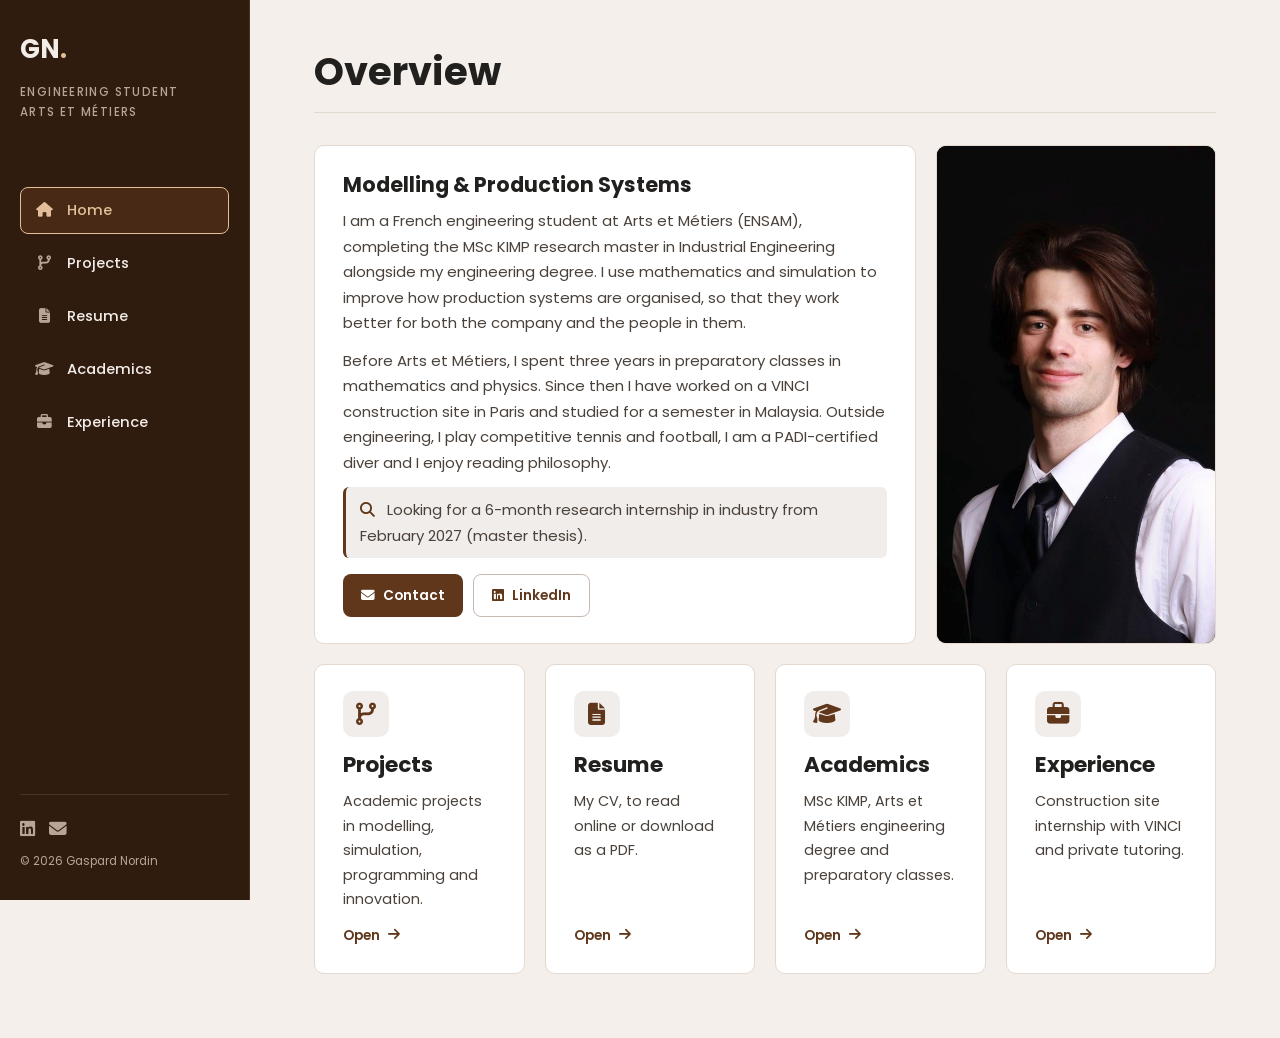
<file: index.html>
<!DOCTYPE html>
<html lang="en">
<head>
  <meta charset="UTF-8">
  <meta name="viewport" content="width=device-width, initial-scale=1.0">
  <title>Home | Gaspard Nordin — Engineering Portfolio</title>
  <meta name="description" content="Gaspard Nordin, engineering student at Arts et Métiers (ENSAM): projects in modelling, simulation and production systems.">
  <link rel="preconnect" href="https://fonts.googleapis.com">
  <link rel="preconnect" href="https://fonts.gstatic.com" crossorigin>
  <link href="https://fonts.googleapis.com/css2?family=Poppins:wght@400;500;600;700&family=Courier+Prime&display=swap" rel="stylesheet">
  <link rel="stylesheet" href="https://cdnjs.cloudflare.com/ajax/libs/font-awesome/6.5.0/css/all.min.css">
  <link rel="stylesheet" href="css/style.css?v=20261102">
</head>
<body data-page="dashboard">
  <aside id="sidebar" class="sidebar"></aside>
  <main id="view" class="content"></main>

  <script src="js/data.js?v=20261102"></script>
  <script src="js/main.js?v=20261102"></script>
</body>
</html>
</file>
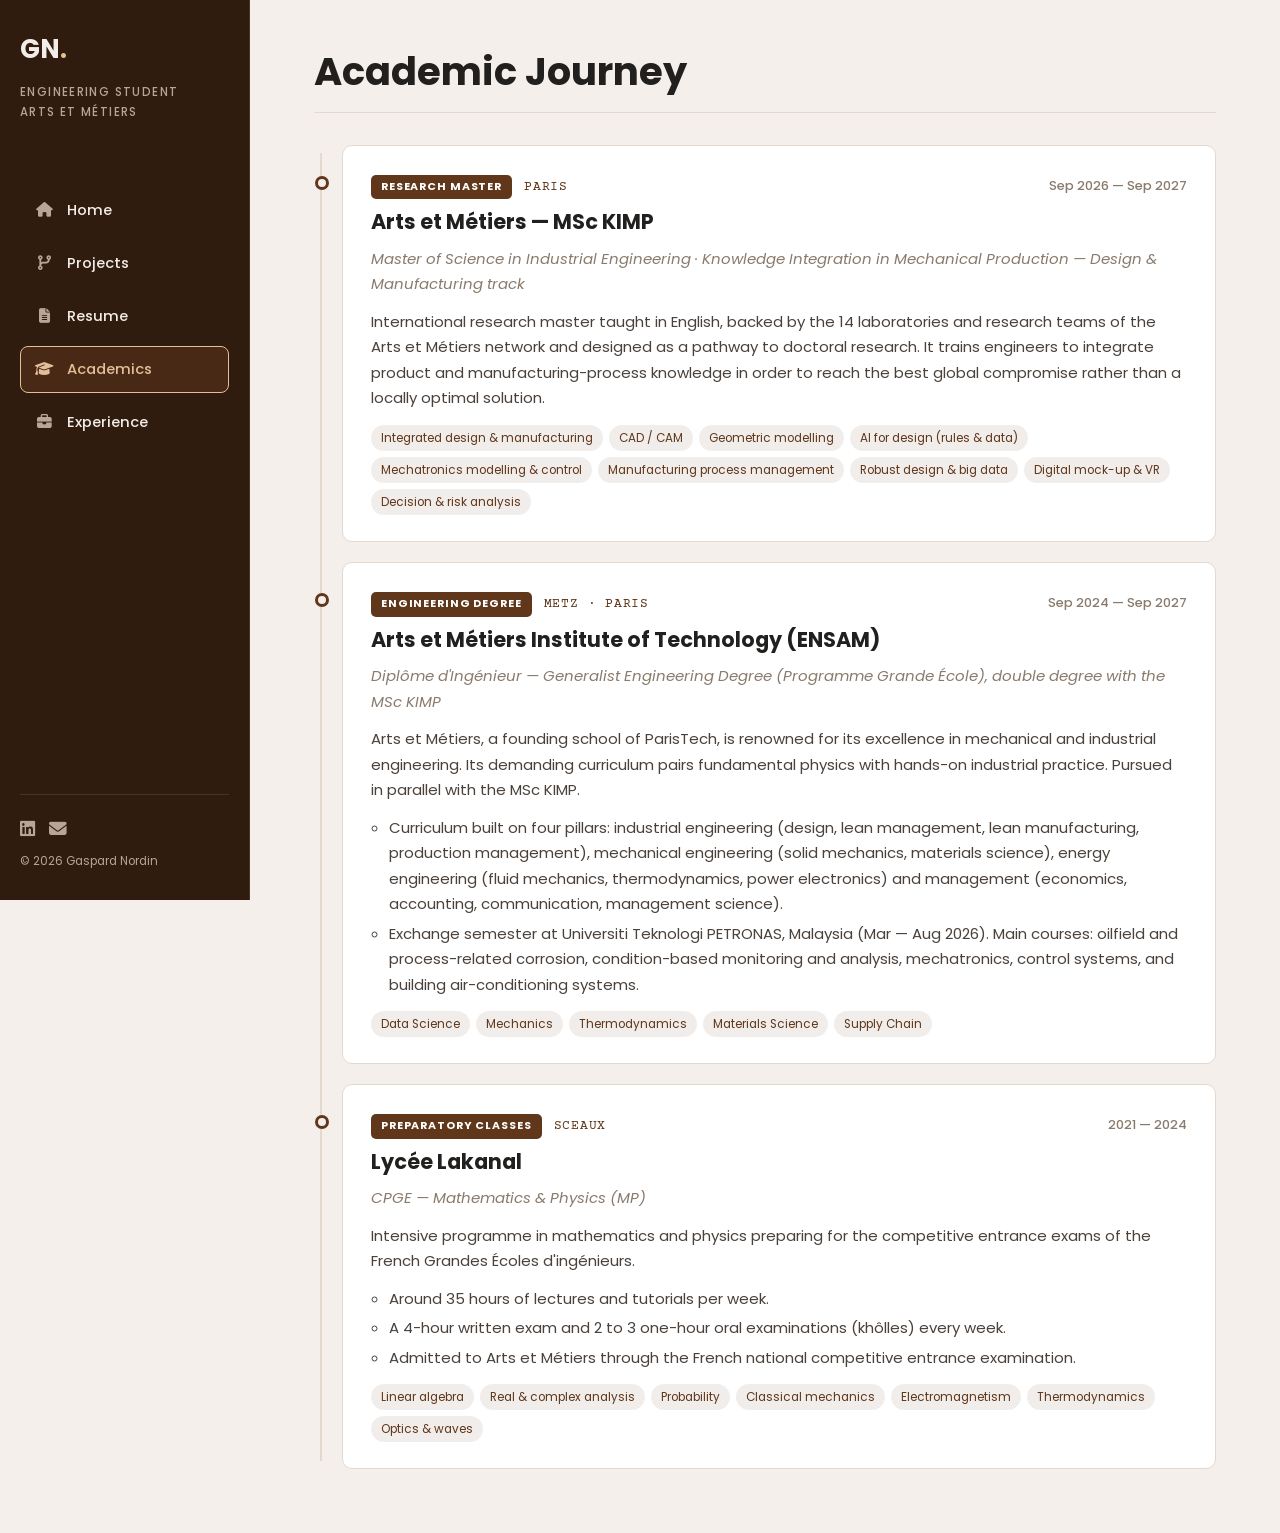
<file: academics.html>
<!DOCTYPE html>
<html lang="en">
<head>
  <meta charset="UTF-8">
  <meta name="viewport" content="width=device-width, initial-scale=1.0">
  <title>Academics | Gaspard Nordin — Engineering Portfolio</title>
  <meta name="description" content="Gaspard Nordin, engineering student at Arts et Métiers (ENSAM): projects in modelling, simulation and production systems.">
  <link rel="preconnect" href="https://fonts.googleapis.com">
  <link rel="preconnect" href="https://fonts.gstatic.com" crossorigin>
  <link href="https://fonts.googleapis.com/css2?family=Poppins:wght@400;500;600;700&family=Courier+Prime&display=swap" rel="stylesheet">
  <link rel="stylesheet" href="https://cdnjs.cloudflare.com/ajax/libs/font-awesome/6.5.0/css/all.min.css">
  <link rel="stylesheet" href="css/style.css?v=20261102">
</head>
<body data-page="academics">
  <aside id="sidebar" class="sidebar"></aside>
  <main id="view" class="content"></main>

  <script src="js/data.js?v=20261102"></script>
  <script src="js/main.js?v=20261102"></script>
</body>
</html>
</file>
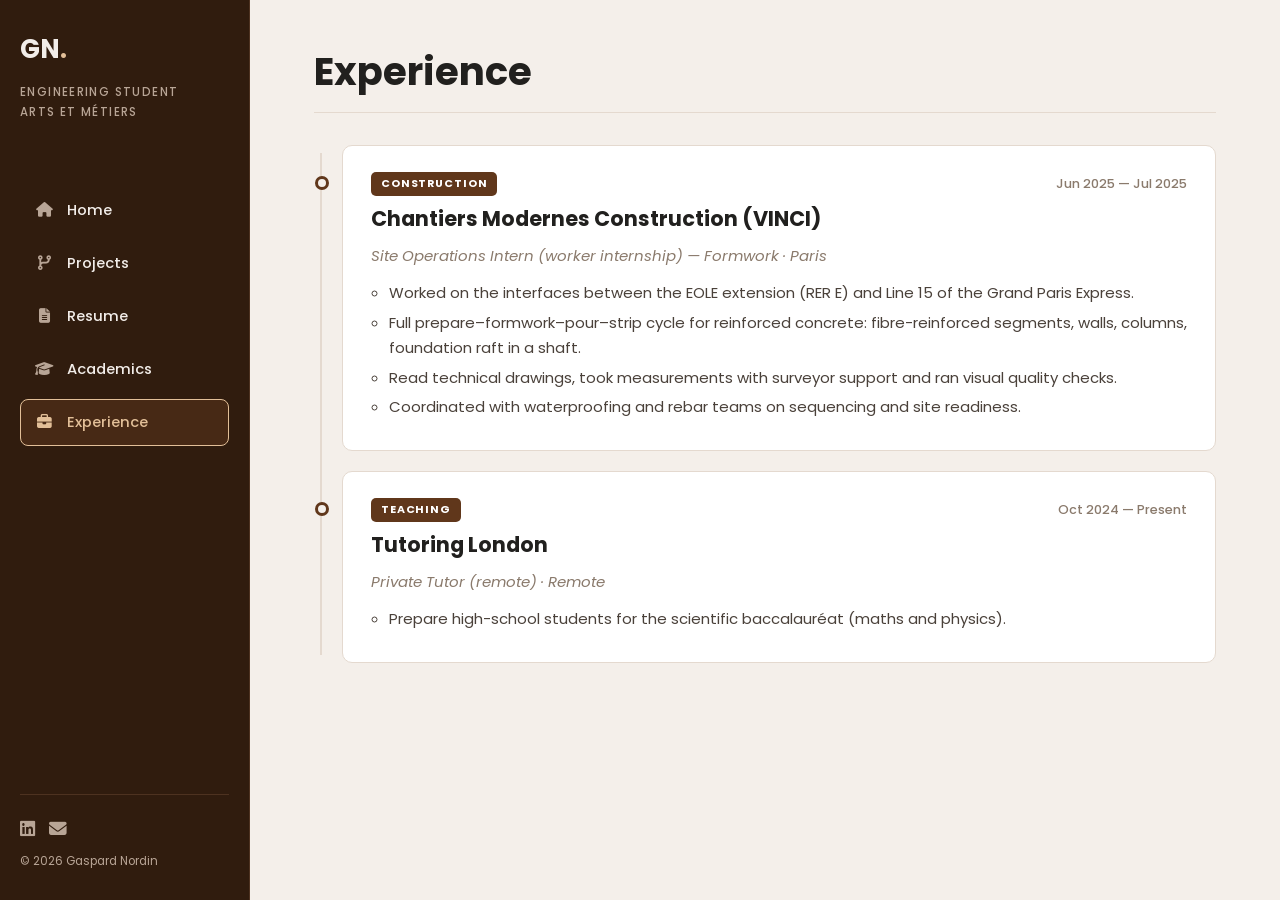
<file: experience.html>
<!DOCTYPE html>
<html lang="en">
<head>
  <meta charset="UTF-8">
  <meta name="viewport" content="width=device-width, initial-scale=1.0">
  <title>Experience | Gaspard Nordin — Engineering Portfolio</title>
  <meta name="description" content="Gaspard Nordin, engineering student at Arts et Métiers (ENSAM): projects in modelling, simulation and production systems.">
  <link rel="preconnect" href="https://fonts.googleapis.com">
  <link rel="preconnect" href="https://fonts.gstatic.com" crossorigin>
  <link href="https://fonts.googleapis.com/css2?family=Poppins:wght@400;500;600;700&family=Courier+Prime&display=swap" rel="stylesheet">
  <link rel="stylesheet" href="https://cdnjs.cloudflare.com/ajax/libs/font-awesome/6.5.0/css/all.min.css">
  <link rel="stylesheet" href="css/style.css?v=20261102">
</head>
<body data-page="experience">
  <aside id="sidebar" class="sidebar"></aside>
  <main id="view" class="content"></main>

  <script src="js/data.js?v=20261102"></script>
  <script src="js/main.js?v=20261102"></script>
</body>
</html>
</file>
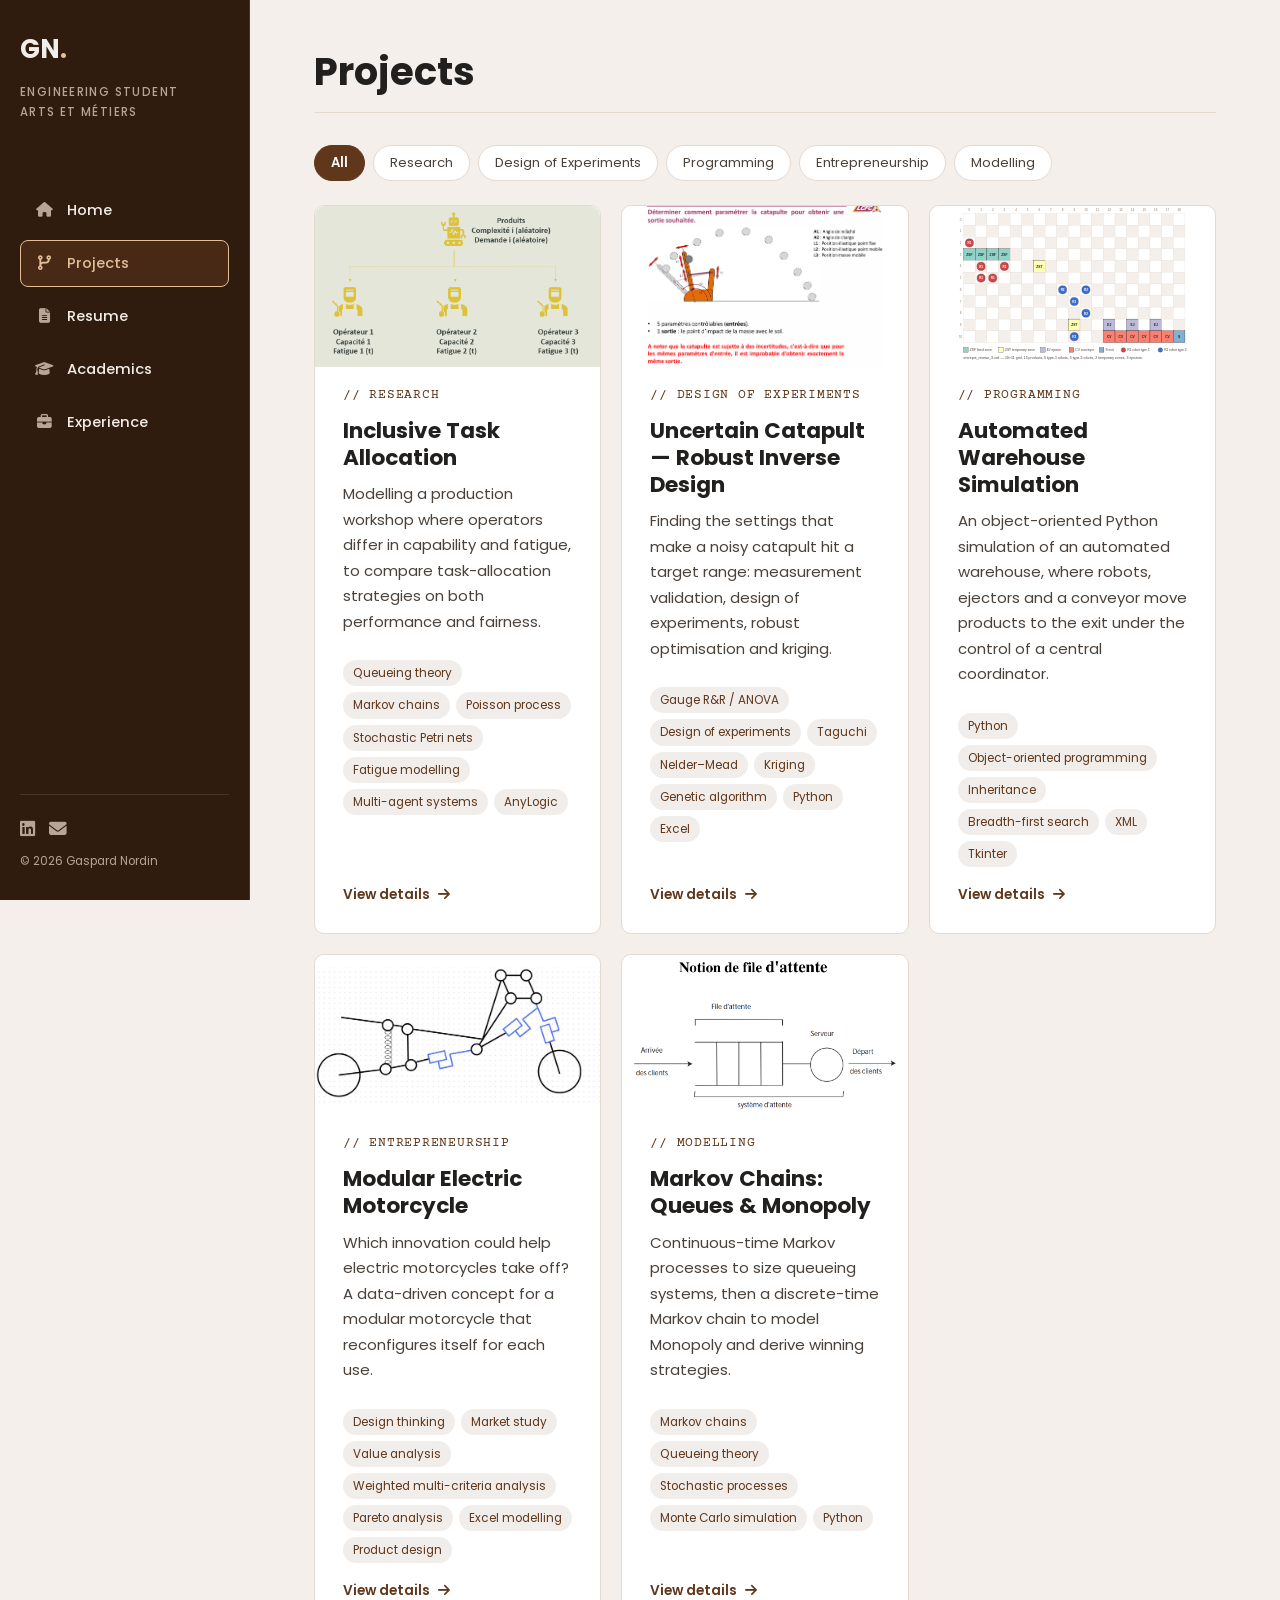
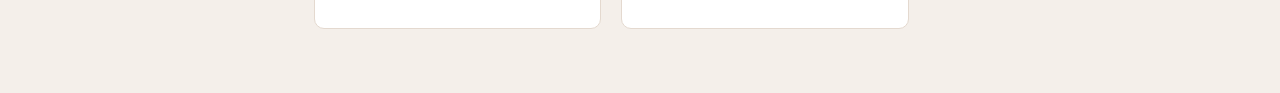
<file: projects.html>
<!DOCTYPE html>
<html lang="en">
<head>
  <meta charset="UTF-8">
  <meta name="viewport" content="width=device-width, initial-scale=1.0">
  <title>Projects | Gaspard Nordin — Engineering Portfolio</title>
  <meta name="description" content="Gaspard Nordin, engineering student at Arts et Métiers (ENSAM): projects in modelling, simulation and production systems.">
  <link rel="preconnect" href="https://fonts.googleapis.com">
  <link rel="preconnect" href="https://fonts.gstatic.com" crossorigin>
  <link href="https://fonts.googleapis.com/css2?family=Poppins:wght@400;500;600;700&family=Courier+Prime&display=swap" rel="stylesheet">
  <link rel="stylesheet" href="https://cdnjs.cloudflare.com/ajax/libs/font-awesome/6.5.0/css/all.min.css">
  <link rel="stylesheet" href="css/style.css?v=20261102">
</head>
<body data-page="projects">
  <aside id="sidebar" class="sidebar"></aside>
  <main id="view" class="content"></main>

  <script src="js/data.js?v=20261102"></script>
  <script src="js/main.js?v=20261102"></script>
</body>
</html>
</file>
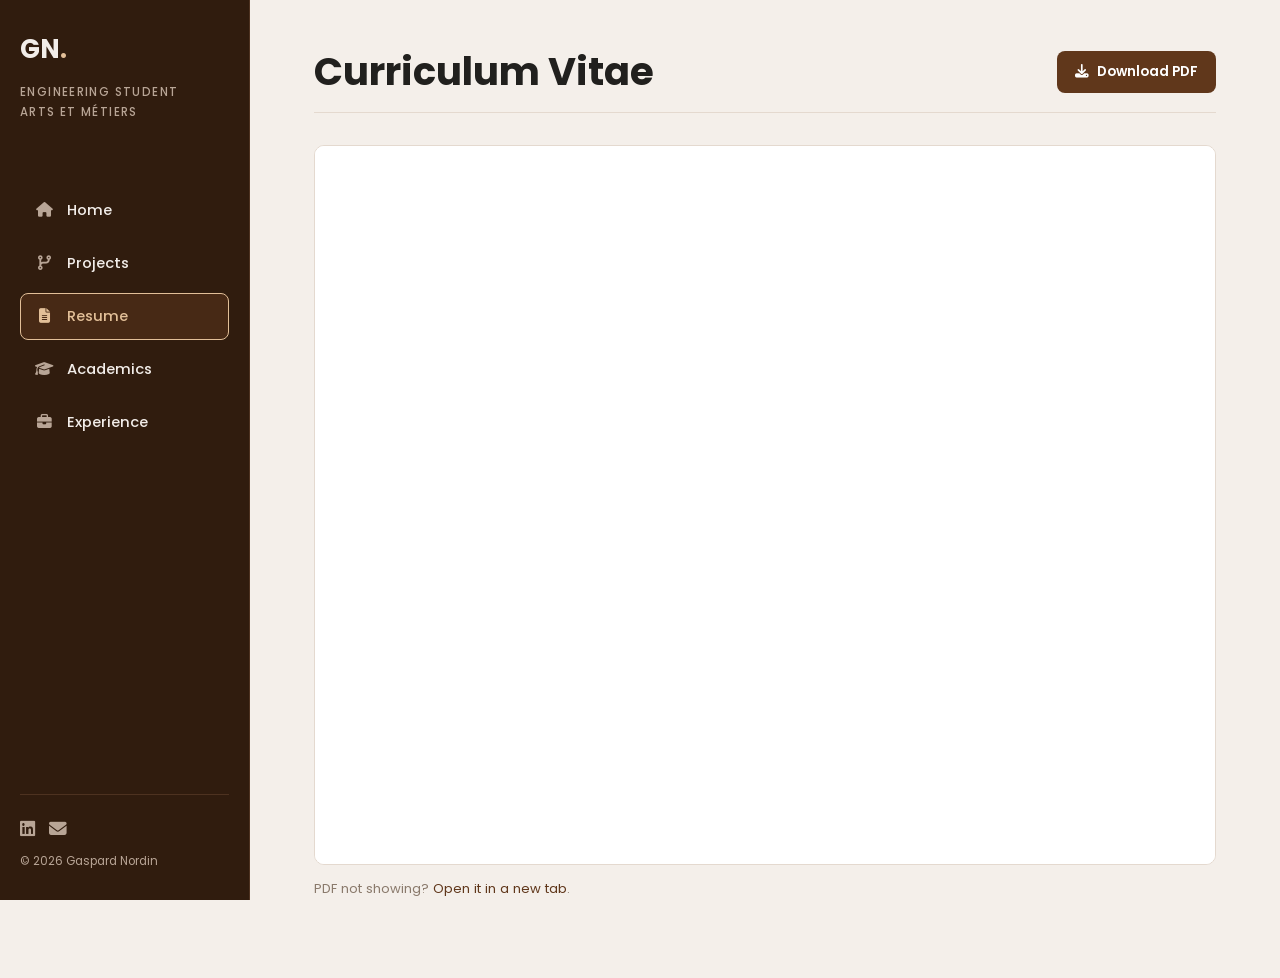
<file: resume.html>
<!DOCTYPE html>
<html lang="en">
<head>
  <meta charset="UTF-8">
  <meta name="viewport" content="width=device-width, initial-scale=1.0">
  <title>Resume | Gaspard Nordin — Engineering Portfolio</title>
  <meta name="description" content="Gaspard Nordin, engineering student at Arts et Métiers (ENSAM): projects in modelling, simulation and production systems.">
  <link rel="preconnect" href="https://fonts.googleapis.com">
  <link rel="preconnect" href="https://fonts.gstatic.com" crossorigin>
  <link href="https://fonts.googleapis.com/css2?family=Poppins:wght@400;500;600;700&family=Courier+Prime&display=swap" rel="stylesheet">
  <link rel="stylesheet" href="https://cdnjs.cloudflare.com/ajax/libs/font-awesome/6.5.0/css/all.min.css">
  <link rel="stylesheet" href="css/style.css?v=20261102">
</head>
<body data-page="resume">
  <aside id="sidebar" class="sidebar"></aside>
  <main id="view" class="content"></main>

  <script src="js/data.js?v=20261102"></script>
  <script src="js/main.js?v=20261102"></script>
</body>
</html>
</file>
<file: css/style.css>
/* ===== Colours (taken from the Wix site) — change them here ===== */
:root {
  /* page */
  --bg: #f4efea;            /* warm off-white background */
  --card: #ffffff;
  --card-hover: #fffdfb;
  --border: #e4d9cf;
  --text: #21201e;          /* titles */
  --body: #4a413a;          /* paragraphs */
  --muted: #8a7a6c;
  --accent: #60371b;        /* brown accent */
  --accent-soft: rgba(96, 55, 27, .09);
  --accent-line: rgba(96, 55, 27, .35);
  --alt: #b9874f;           /* light brown for the 2nd badge */
  /* sidebar */
  --side-bg: #301c0e;       /* dark brown */
  --side-hover: #472915;
  --side-border: #4d3220;
  --side-text: #f2ede9;
  --side-muted: #b8a596;
  --side-accent: #e2bf98;   /* tan, readable on dark brown */
  --radius: 10px;
  --sidebar: 250px;
}

*, *::before, *::after { box-sizing: border-box; }
html { scroll-behavior: smooth; }
body {
  margin: 0;
  font-family: "Poppins", system-ui, sans-serif;
  font-size: 15px;
  line-height: 1.7;
  color: var(--body);
  background: var(--bg);
  min-height: 100vh;
}
a { color: var(--accent); text-decoration: none; }
h1, h2, h3, h4 { color: var(--text); line-height: 1.25; margin: 0 0 .5em; font-weight: 700; }
img { max-width: 100%; display: block; }
:focus-visible { outline: 2px solid var(--accent); outline-offset: 3px; border-radius: 6px; }
.mono { font-family: "Courier Prime", ui-monospace, monospace; font-size: .8rem; letter-spacing: .06em; color: var(--accent); text-transform: uppercase; }

/* ===== Layout: fixed sidebar + content ===== */
.sidebar {
  position: fixed; inset: 0 auto 0 0; width: var(--sidebar);
  display: flex; flex-direction: column; padding: 28px 20px;
  background: var(--side-bg); border-right: 1px solid var(--side-border); z-index: 20; color: var(--side-text);
}
.content { margin-left: var(--sidebar); padding: 48px clamp(20px, 5vw, 64px) 64px; max-width: calc(1100px + var(--sidebar)); }

.logo { font-size: 1.6rem; font-weight: 700; color: var(--side-text); }
.logo span { color: var(--side-accent); }
.tagline { margin: 10px 0 0; font-size: .72rem; font-weight: 500; letter-spacing: .12em; text-transform: uppercase; color: var(--side-muted); line-height: 1.8; }

.nav { display: flex; flex-direction: column; gap: 6px; margin-top: 64px; }
.nav a {
  display: flex; align-items: center; gap: 14px; padding: 10px 14px;
  border-radius: 8px; border: 1px solid transparent;
  color: var(--side-text); font-weight: 500; font-size: .92rem; transition: background .15s, color .15s;
}
.nav a i { width: 18px; text-align: center; color: var(--side-muted); }
.nav a:hover { background: var(--side-hover); }
.nav a.active { background: var(--side-hover); border-color: var(--side-accent); color: var(--side-accent); }
.nav a.active i { color: var(--side-accent); }

.side-footer { margin-top: auto; padding-top: 20px; border-top: 1px solid var(--side-border); font-size: .72rem; color: var(--side-muted); }
.side-footer p { margin: 8px 0 0; }
.socials { display: flex; gap: 14px; font-size: 1.1rem; }
.socials a { color: var(--side-muted); }
.socials a:hover { color: var(--side-accent); }
.menu-btn { display: none; }

/* ===== Page elements ===== */
.page-title { font-size: clamp(1.8rem, 3.5vw, 2.4rem); margin-bottom: 32px; padding-bottom: 16px; border-bottom: 1px solid var(--border); }
.title-row { display: flex; flex-wrap: wrap; align-items: center; justify-content: space-between; gap: 16px; border-bottom: 1px solid var(--border); margin-bottom: 32px; padding-bottom: 16px; }
.title-row .page-title { border: 0; margin: 0; padding: 0; }

.card {
  background: var(--card); border: 1px solid var(--border); border-radius: var(--radius);
  padding: 26px 28px; color: var(--body); display: block;
}
a.card, button.card { transition: transform .2s, background .2s, border-color .2s; }
a.card:hover, button.card:hover { transform: translateY(-3px); background: var(--card-hover); border-color: var(--accent-line); box-shadow: 0 10px 28px rgba(48,28,14,.08); }
.card h2 { font-size: 1.3rem; }
.card h3 { font-size: 1.35rem; margin-top: 10px; }
.card h4 { font-size: .85rem; margin: 18px 0 8px; color: var(--muted); font-weight: 500; }
.card p { margin: 0 0 12px; }
.card strong { color: var(--text); }
.link { display: inline-flex; align-items: center; gap: 8px; font-weight: 600; font-size: .85rem; color: var(--accent); margin-top: 6px; }

.grid-hero { display: grid; grid-template-columns: 1fr 280px; gap: 20px; margin-bottom: 20px; }
.photo-card { padding: 0; overflow: hidden; min-height: 260px; }
.photo { width: 100%; height: 100%; object-fit: cover; object-position: 50% 30%; background: #000; }
.photo.placeholder { display: grid; place-items: center; height: 100%; min-height: 260px; font-size: 3.5rem; font-weight: 700; color: var(--accent); background: linear-gradient(160deg, #efe4da, #e2d2c3); }
.grid-2 { display: grid; grid-template-columns: repeat(2, 1fr); gap: 20px; }
.grid-3 { display: grid; grid-template-columns: repeat(auto-fill, minmax(280px, 1fr)); gap: 20px; }

.badge { display: inline-block; padding: 3px 10px; border-radius: 5px; font-size: .68rem; font-weight: 700; letter-spacing: .08em; text-transform: uppercase; background: var(--accent); color: #fff; }
.badge-alt { background: var(--alt); color: #21201e; }

.tags { display: flex; flex-wrap: wrap; gap: 6px; list-style: none; margin: 14px 0 0; padding: 0; }
.tags li { font-size: .74rem; padding: 3px 10px; border-radius: 999px; background: var(--accent-soft); color: var(--accent); }

/* Projects */
.filters { display: flex; flex-wrap: wrap; gap: 8px; margin-bottom: 24px; }
.chip { font: inherit; font-size: .82rem; padding: 6px 16px; border-radius: 999px; border: 1px solid var(--border); background: var(--card); color: var(--body); cursor: pointer; }
.chip[aria-pressed="true"] { background: var(--accent); border-color: var(--accent); color: #fff; font-weight: 600; }
.project-card { font: inherit; text-align: left; cursor: pointer; display: flex; flex-direction: column; width: 100%; }
.project-card[hidden] { display: none; }
.project-card .thumb { margin: -26px -28px 18px; width: calc(100% + 56px); max-width: none; aspect-ratio: 16/9; object-fit: cover; border-radius: var(--radius) var(--radius) 0 0; }
.project-card .tags { margin-bottom: 16px; }
.more { margin-top: auto; font-weight: 600; font-size: .85rem; color: var(--accent); display: inline-flex; gap: 8px; align-items: center; }

/* Timeline (academics / experience) */
.timeline { list-style: none; margin: 0; padding: 0 0 0 28px; position: relative; display: grid; gap: 20px; }
.timeline::before { content: ""; position: absolute; left: 6px; top: 8px; bottom: 8px; width: 2px; background: var(--border); }
.timeline > li { position: relative; }
.timeline > li::before { content: ""; position: absolute; left: -28px; top: 30px; width: 14px; height: 14px; border-radius: 50%; background: var(--bg); border: 3px solid var(--accent); }
.card-head { display: flex; flex-wrap: wrap; justify-content: space-between; align-items: center; gap: 8px; margin-bottom: 10px; }
.date { font-size: .8rem; color: var(--muted); font-weight: 500; }
.sub { color: var(--muted); font-style: italic; }
.points { margin: 0; padding-left: 18px; }
.points li { margin-bottom: 4px; }

/* Resume */
.btn { display: inline-flex; align-items: center; gap: 8px; padding: 9px 18px; border-radius: 8px; background: var(--accent); color: #fff; font-weight: 600; font-size: .85rem; }
.btn:hover { filter: brightness(1.1); }
.pdf-frame { padding: 0; overflow: hidden; height: 80vh; }
.pdf-frame iframe { width: 100%; height: 100%; border: 0; background: #fff; }
.hint { font-size: .82rem; color: var(--muted); }

/* Project detail window */
dialog { width: min(720px, calc(100% - 32px)); max-height: 85vh; padding: 0; border: 1px solid var(--border); border-radius: var(--radius); background: var(--card); color: var(--body); }
dialog::backdrop { background: rgba(48, 28, 14, .6); }
.dlg-body { padding: 36px; }
.dlg-body h2 { font-size: 1.7rem; margin-top: 8px; }
.dlg-body .thumb { border-radius: 8px; margin-bottom: 20px; }
.links { display: flex; flex-wrap: wrap; gap: 10px; margin-top: 22px; }
.close { position: sticky; top: 12px; float: right; margin: 12px 12px 0 0; width: 36px; height: 36px; border-radius: 50%; border: 1px solid var(--border); background: var(--card); color: var(--text); cursor: pointer; }

/* ===== Phone & tablet: sidebar becomes a top bar ===== */
@media (max-width: 900px) {
  .sidebar { position: sticky; inset: auto; top: 0; width: 100%; flex-direction: row; flex-wrap: wrap; align-items: center; justify-content: space-between; padding: 14px 16px; border-right: 0; border-bottom: 1px solid var(--side-border); }
  .tagline { display: none; }
  .menu-btn { display: block; background: none; border: 1px solid var(--side-border); color: var(--side-text); border-radius: 8px; width: 40px; height: 40px; cursor: pointer; font-size: 1rem; }
  .nav, .side-footer { display: none; width: 100%; }
  .sidebar.open .nav { display: flex; margin-top: 14px; }
  .sidebar.open .side-footer { display: block; margin-top: 14px; }
  .content { margin-left: 0; padding: 32px 16px 48px; }
  .grid-hero, .grid-2 { grid-template-columns: 1fr; }
  .photo-card { max-width: 280px; }
  .card { padding: 22px; }
  .photo-card { padding: 0; min-height: 200px; }
  .photo.placeholder { min-height: 200px; }
  .project-card .thumb { margin: -22px -22px 16px; width: calc(100% + 44px); }
  .dlg-body { padding: 24px; }
}
@media (prefers-reduced-motion: reduce) {
  html { scroll-behavior: auto; }
  * { transition: none !important; }
}
.card-head .badge { margin-right: 8px; }
.figure { margin: 24px 0 0; }
.figure img { display: block; width: auto; max-width: 100%; max-height: 380px; margin: 0 auto; border-radius: 8px; border: 1px solid var(--border); background: #fff; }
.figure figcaption { text-align: center; }
.figure figcaption { font-size: .8rem; color: var(--muted); margin-top: 8px; }
.project-card .thumb { background: #fff; object-fit: contain; }
dialog { width: min(860px, calc(100% - 32px)); }

/* ===== Dashboard ===== */
.intro p { max-width: 70ch; }
.callout { display: block; background: var(--accent-soft); border-left: 3px solid var(--accent); padding: 10px 14px; border-radius: 6px; }
.callout i { color: var(--accent); margin-right: 8px; }
.intro-links { display: flex; flex-wrap: wrap; gap: 10px; margin-top: 16px; }
.btn-outline { background: transparent; color: var(--accent); border: 1px solid var(--accent-line); }
.btn-outline:hover { background: var(--accent-soft); filter: none; }
.stats { display: grid; grid-template-columns: repeat(4, 1fr); gap: 20px; margin-bottom: 40px; }
.stat { padding: 20px 22px; }
.stat strong { display: block; font-size: 1.3rem; color: var(--text); margin: 6px 0 2px; }
.stat span:last-child { font-size: .82rem; color: var(--muted); }
.section-head { display: flex; justify-content: space-between; align-items: baseline; margin: 8px 0 18px; }
.section-head h2 { font-size: 1.5rem; margin: 0; }
.mini-project { display: flex; flex-direction: column; }
.mini-project .mini-thumb { margin: -26px -28px 18px; width: calc(100% + 56px); max-width: none; height: 170px; object-fit: contain; background: #fff; border-bottom: 1px solid var(--border); border-radius: var(--radius) var(--radius) 0 0; }
.mini-project h3 { margin-top: 8px; }
.mini-project .link { margin-top: auto; }
.lower { margin-top: 20px; }
.mini-list { list-style: none; padding: 0; margin: 12px 0 10px; display: grid; gap: 10px; }
.mini-list li { display: flex; flex-direction: column; border-left: 2px solid var(--border); padding-left: 12px; }
.mini-list strong { color: var(--text); font-weight: 600; }
.mini-list span { font-size: .82rem; color: var(--muted); }
.spaced { display: block; margin-top: 22px; }
@media (max-width: 1100px) { .stats { grid-template-columns: repeat(2, 1fr); } }
@media (max-width: 900px) {
  .stats { grid-template-columns: 1fr 1fr; gap: 12px; }
  .mini-project .mini-thumb { margin: -22px -22px 16px; width: calc(100% + 44px); }
}
@media (max-width: 480px) { .stats { grid-template-columns: 1fr; } }
.page-tiles { display: grid; grid-template-columns: repeat(4, 1fr); gap: 20px; }
.page-tile { display: flex; flex-direction: column; }
.page-tile > i { font-size: 1.4rem; color: var(--accent); width: 46px; height: 46px; display: grid; place-items: center; border-radius: 10px; background: var(--accent-soft); margin-bottom: 14px; }
.page-tile h3 { margin-top: 0; }
.page-tile p { font-size: .9rem; }
.page-tile .link { margin-top: auto; }
@media (max-width: 1100px) { .page-tiles { grid-template-columns: repeat(2, 1fr); } }
@media (max-width: 480px) { .page-tiles { grid-template-columns: 1fr; } }
.contact-body h2 { font-size: 1.6rem; margin-top: 8px; }
.contact-address { display: flex; flex-wrap: wrap; align-items: center; gap: 12px; padding: 14px 16px; background: var(--accent-soft); border-radius: 8px; }
.contact-address strong { font-size: 1.05rem; color: var(--text); word-break: break-all; user-select: all; }
#contact-dialog { width: min(560px, calc(100% - 32px)); }
</file>
